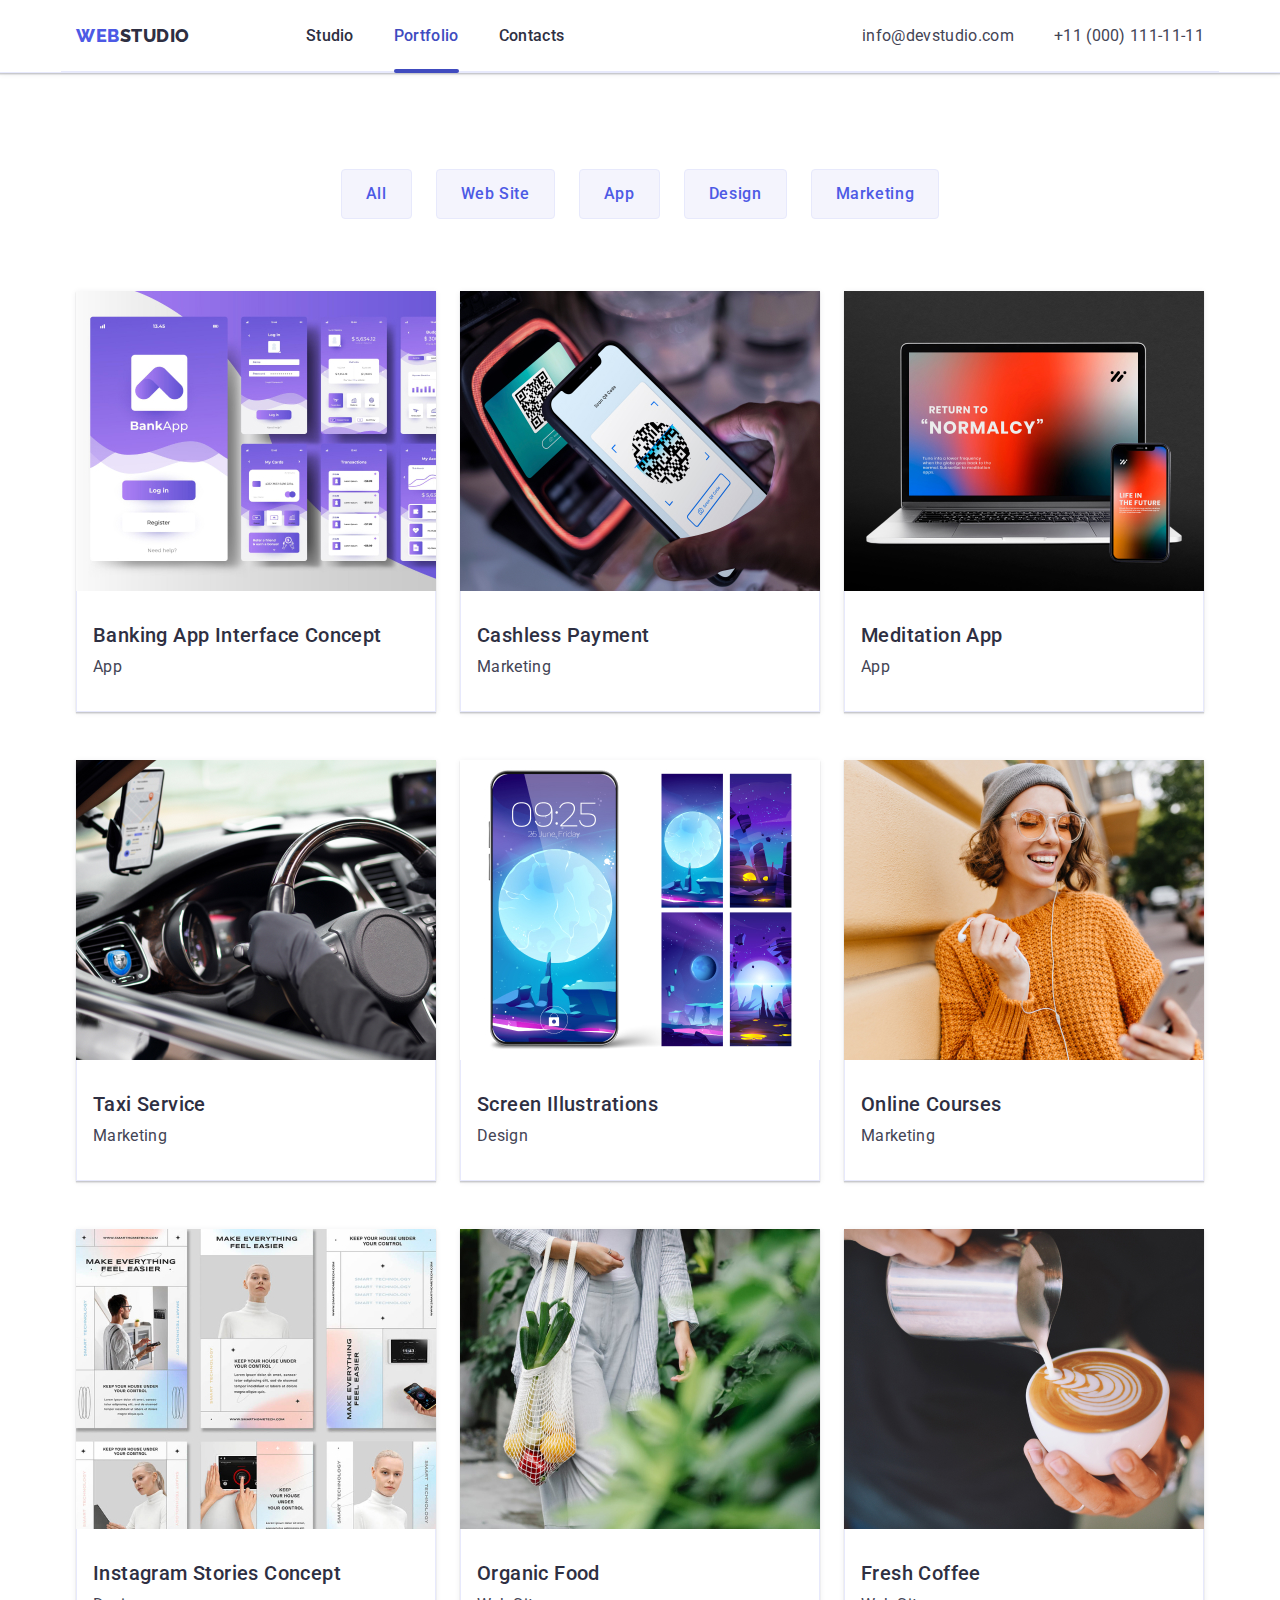
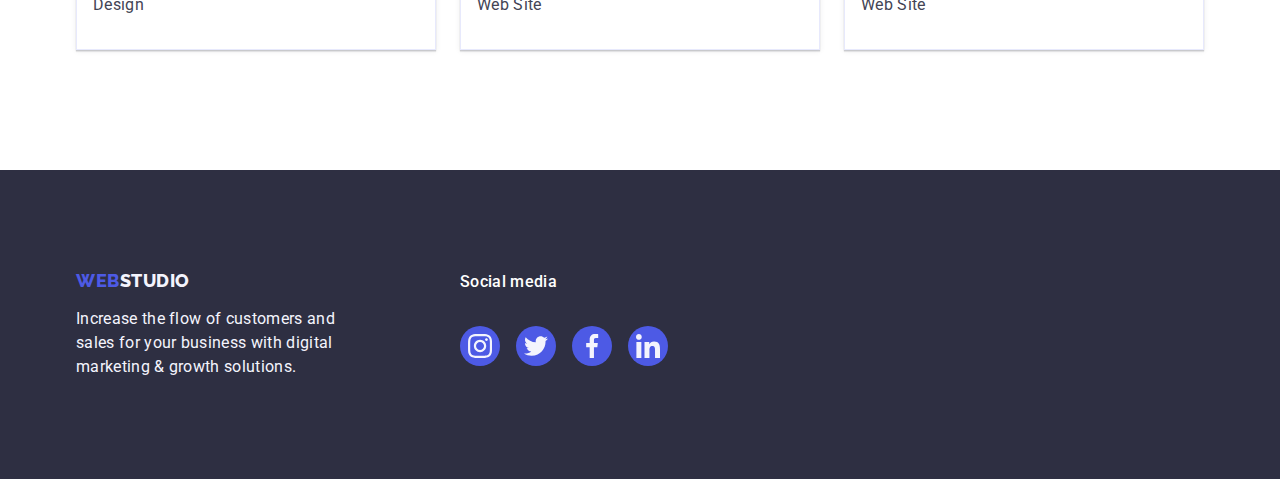
<file: portfolio.html>
<!DOCTYPE html>
<html lang="en">
<head>
    <meta charset="UTF-8">
    <meta name="viewport" content="width=device-width, initial-scale=1.0">
    <title>Web Studio</title>
       <!-- Fonts -->
    <link rel="preconnect" href="https://fonts.googleapis.com">
    <link rel="preconnect" href="https://fonts.gstatic.com" crossorigin>
    <link href="https://fonts.googleapis.com/css2?family=Raleway:wght@800&family=Roboto:wght@400;500;700;900&display=swap" rel="stylesheet">
    
    <!-- Normalize -->
    <link
      rel="stylesheet"
      href="https://cdn.jsdelivr.net/npm/modern-normalize@2.0.0/modern-normalize.min.css"
    />
    <!-- Custom styles -->
    <link rel="stylesheet" href="./css/styles.css">
    
</head>
<body>
    <!--HEADER-->
<header class="header">
      <div class="header-container container">
         <nav class="header-nav list">
                <a class="header-logo link" href="./index.html"
                >Web<span class="header-span">Studio</span></a>
           
                  <ul class="header-menu-list list">
                    <li class="header-list">
                        <a class="header-list-link link" href="./index.html">Studio</a>
                    </li>
                      <li class="header-list">
                        <a class="header-list-link current link" href="./portfolio.html">Portfolio</a>
                    </li>
                    <li class="header-list">
                        <a class="header-list-link link" href="">Contacts</a>
                    </li>
                  </ul>
                
            </nav>
        <address class="header-address">
            <ul class="header-address-menu list">
                <li class="header-address-list" >
                    <a class="contact link" href="mailto:info@devstudio.com">info@devstudio.com</a>
                </li>
                <li class="header-address-list">
                    <a class="contact link" href="tel:+110001111111">+11 (000) 111-11-11</a>
                </li>
            </ul>
        </address>
        </div>
    </header>

    <!--MAIN-->
 <main>
        <section class="portfolio-section">
            <div class="container">
            <h1 class="visually-hidden">Navigation</h1>
            <ul class="portfolio-button-list list">
                <li>
                    <button class="navigation-button link" type="button">All</button>
                </li>
                <li>
                    <button class="navigation-button link" type="button">Web Site</button>
                </li>
                <li>
                    <button class="navigation-button link" type="button">App</button>
                </li>
                <li>
                    <button class="navigation-button link" type="button">Design</button>
                </li>
                <li>
                    <button class="navigation-button link" type="button">Marketing</button>
                </li>
            </ul>
        

            <ul class="portfolio-socials-ul list">
                <li class="portfolio-list">        
                    <a class="portfolio-list-link link" href="">
                    <div class="portfolio-list-box">
                        <img src="./images/portfolioimg1.jpg" alt="Banking App Interface Concept" width="360" />
                        
                        <p class="overlay-text overlay">
                        14 Stylish and User-Friendly App Design Concepts · Task
                        Manager App · Calorie Tracker App · Exotic Fruit Ecommerce
                        App · Cloud Storage App
                    </p>
                    </div>
                        <div class="portfolio-list-item">
                            <h2 class="portfolio-title">Banking App Interface Concept</h2>              
                            <p class="potfolio-text">App</p>
                        </div>
                    </a>
                </li>
                <li class="portfolio-list">
                    <a class="portfolio-list-link link" href="">
                         <div class="portfolio-list-box">
                        <img src="./images/portfolioimg2.jpg" alt="Cashless Payment" width="360" />
                    <p class="overlay-text overlay">
                        14 Stylish and User-Friendly App Design Concepts · Task
                        Manager App · Calorie Tracker App · Exotic Fruit Ecommerce
                        App · Cloud Storage App
                    </p>
                        </div>
                    <div class="portfolio-list-item">    
                            <h2 class="portfolio-title">Cashless Payment</h2>
                            <p class="potfolio-text">Marketing</p>
                    </div>   
                    </a>
                </li>
                <li class="portfolio-list">
                    <a class="portfolio-list-link link" href="">
                        <div class="portfolio-list-box">
                        <img src="./images/portfolioimg3.jpg" alt="Meditation App" width="360" />
                             <p class="overlay-text overlay">
                        14 Stylish and User-Friendly App Design Concepts · Task
                        Manager App · Calorie Tracker App · Exotic Fruit Ecommerce
                        App · Cloud Storage App
                            </p>
                        </div>
                    <div class="portfolio-list-item">
                            <h2 class="portfolio-title">Meditation App</h2>
                            <p class="potfolio-text">App</p>
                    </div>   
                    </a>
                </li>
                <li class="portfolio-list">
                    <a class="portfolio-list-link link" href="">
                        <div class="portfolio-list-box">
                        <img src="./images/portfolioimg4.jpg" alt="Taxi Service" width="360" />
                        <p class="overlay-text overlay">
                        14 Stylish and User-Friendly App Design Concepts · Task
                        Manager App · Calorie Tracker App · Exotic Fruit Ecommerce
                        App · Cloud Storage App
                            </p>
                        </div>
                    <div class="portfolio-list-item">   
                            <h2 class="portfolio-title">Taxi Service</h2>
                            <p class="potfolio-text">Marketing</p>
                    </div>    
                    </a>
                </li>
                <li class="portfolio-list">
                    <a class="portfolio-list-link link" href="">
                        <div class="portfolio-list-box">
                        <img src="./images/portfolioimg5.jpg" alt="Screen Illustrations" width="360" />
                        <p class="overlay-text overlay">
                        14 Stylish and User-Friendly App Design Concepts · Task
                        Manager App · Calorie Tracker App · Exotic Fruit Ecommerce
                        App · Cloud Storage App
                            </p>
                        </div>
                    <div class="portfolio-list-item">    
                            <h2 class="portfolio-title">Screen Illustrations</h2>
                            <p class="potfolio-text">Design</p>
                    </div>  
                    </a>
                </li>
                <li class="portfolio-list">
                    <a class="portfolio-list-link link" href="">
                        <div class="portfolio-list-box">
                        <img src="./images/portfolioimg6.jpg" alt="Online Courses" width="360" />
                            <p class="overlay-text overlay">
                        14 Stylish and User-Friendly App Design Concepts · Task
                        Manager App · Calorie Tracker App · Exotic Fruit Ecommerce
                        App · Cloud Storage App
                            </p>
                        </div>
                    <div class="portfolio-list-item">  
                            <h2 class="portfolio-title">Online Courses</h2>
                            <p class="potfolio-text">Marketing</p>
                    </div>      
                    </a>
                </li>
                <li class="portfolio-list">
                    <a class="portfolio-list-link link" href="">
                        <div class="portfolio-list-box">
                        <img src="./images/portfolioimg7.jpg" alt="Instagram Stories Concept" width="360" />
                        <p class="overlay-text overlay">
                        14 Stylish and User-Friendly App Design Concepts · Task
                        Manager App · Calorie Tracker App · Exotic Fruit Ecommerce
                        App · Cloud Storage App
                        </p>
                        </div>
                    <div class="portfolio-list-item">  
                            <h2 class="portfolio-title">Instagram Stories Concept</h2>
                            <p class="potfolio-text">Design</p>
                    </div>    
                    </a>
                </li>
                <li class="portfolio-list">
                    <a class="portfolio-list-link link" href="">
                        <div class="portfolio-list-box">
                        <img src="./images/portfolioimg8.jpg" alt="Organic Food" width="360" />
                        <p class="overlay-text overlay">
                        14 Stylish and User-Friendly App Design Concepts · Task
                        Manager App · Calorie Tracker App · Exotic Fruit Ecommerce
                        App · Cloud Storage App
                        </p>
                        </div>
                    <div class="portfolio-list-item">   
                            <h2 class="portfolio-title">Organic Food</h2>
                            <p class="potfolio-text">Web Site</p>
                    </div> 
                    </a>
                </li>
                <li class="portfolio-list">
                    <a class="portfolio-list-link link" href="">
                        <div class="portfolio-list-box">
                        <img src="./images/portfolioimg9.jpg" alt="Fresh Coffee" width="360" />
                        <p class="overlay-text overlay">
                        14 Stylish and User-Friendly App Design Concepts · Task
                        Manager App · Calorie Tracker App · Exotic Fruit Ecommerce
                        App · Cloud Storage App
                        </p>
                        </div>
                    <div class="portfolio-list-item">  
                            <h2 class="portfolio-title">Fresh Coffee</h2>
                            <p class="potfolio-text">Web Site</p>
                    </div>    
                    </a>
                </li>
            </ul>
        </div>
       </section>
</main>
    
        <!-- Footer-->
<footer class="footer">
    <div class="footer-text-container container">
        <div class="footer-container-logo">
           <a class="footer-logo link" href="./index.html">Web<span class="footer-span">Studio</span></a>
        
           <p class="footer-text">Increase the flow of customers and sales for your business with digital marketing & growth solutions.</p>
        </div>
    
        <div class="footer-container-social-media">
          <p class="footer-subtitle">Social media</p>
          
          <ul class="footer-social-links-container list">
            <li class="social-links-items-container">
              <a href="" class="footer-social-links link">
                <svg class="social-icons" width="24" height="24">
                  <use href="./images/icons.svg#icon-instagram"></use>
                </svg>
              </a>
            </li>
            <li class="social-links-items-container">
              <a href="" class="footer-social-links link">
                <svg class="social-icons" width="24" height="24">
                  <use href="./images/icons.svg#icon-twitter"></use>
                </svg>
              </a>
            </li>
            <li class="social-links-items-container">
              <a href="" class="footer-social-links link">
                <svg class="social-icons" width="24" height="24">
                  <use href="./images/icons.svg#icon-facebook"></use>
                </svg>
              </a>
            </li>
            <li class="social-links-items-container">
              <a href="" class="footer-social-links link">
                <svg class="social-icons" width="24" height="24">
                  <use href="./images/icons.svg#icon-linkedin"></use>
                </svg>
              </a>
            </li>
          </ul>
        </div> 
    </div>   
</footer>

        
    
    
</body>
</html>
</file>
<file: css/styles.css>
:root {
    --background-color: #FFF;
    --IRIS: #4D5AE5;
    --NAVY-BLUE: #2E2F42;
    --CLOUD: #F4F4FD;
    --SLATE: #434455;
    --OCEAN: #404BBF;

    /* Timing */
    --duration: 250ms;
    --timing-function: cubic-bezier(0.4, 0, 0.2, 1);
}


body{
    font-family:'Roboto', sans-serif;
    color: var(--SLATE) ;
   background-color: #FFFFFF;
}

.main {
    flex-grow: 1;
}



a:hover,
a:focus{
    color: #4D5AE5;
}

.li a:hover{
    color: #404BBF;
}

.list{
    list-style: none;
}

.container{
width: 1158px;
    margin-left: auto;
    margin-right: auto;
  padding: 0 15px;
}
.link {
    text-decoration: none;
}
.header-list-link:hover {
    color: #404bbf;
}

.header-list-link:focus {
    color: #404bbf;
}
/* HW3 */

.section {
    padding-top: 94px;
    padding-bottom: 94px;
}

ul,
ol {
    list-style: none;
    margin: 0;
    padding: 0;
}

h1,
h2,
h3,
h4,
h5,
h6,
p {
    margin: 0;
}

a {
    text-decoration: none;
    color: currentColor;
}

img {
    display: block;
    max-width: 100%;
    height: auto;
}
/* Reset end */

.visually-hidden {
    position: absolute;
    width: 1px;
    height: 1px;
    margin: -1px;
    border: 0;
    padding: 0;
    white-space: nowrap;
    clip-path: inset(100%);
    clip: rect(0 0 0 0);
    overflow: hidden;
}

*::before,
*::after {
    box-sizing: border-box;
}

/* HEADER*/

.header {
border-bottom: 1px solid #e7e9fc;
box-shadow: 0px 2px 1px rgba(46, 47, 66, 0.08),
    0px 1px 1px rgba(46, 47, 66, 0.16),
    0px 1px 6px rgba(46, 47, 66, 0.08);
}
.header-container {
border-bottom: 1px solid var(--CORNFLOWER, #E7E9FC);
    height: 72px;
    justify-content: center;
    align-items: center;
    flex-shrink: 0;
    margin: 0 auto;
    padding-left: 15px;
    padding-right: 15px;
    display: flex;
    justify-content: space-between;
}

.header-nav {
display: flex;
justify-content: space-between;
align-items: center;
gap: 40px;
box-sizing: border-box;
}

.header-logo {
    font-family: "Raleway", sans-serif;
        font-weight: 800;
        font-size: 18px;
        line-height: 1.17;
        letter-spacing: 0.03em;
        text-transform: uppercase;
        color: #4D5AE5;
padding: 24px 0;
margin-right: 76px;
transition: color 250ms cubic-bezier(0.4, 0, 0.2, 1);
}
.header-span{
    color: var(--NAVY-BLUE);
       
}

.header-menu-list {
    color: var(--NAVY-BLUE);
    font-weight: 500;
     font-size: 16px;
    line-height: 1.5;
    letter-spacing: 0.02em;
display: flex;
gap: 40px;

}

.header-list {}


.header-list-link {
    color: var(--NAVY-BLUE);
    font-size: 16px; 
    font-weight: 500;
    line-height: 1.5;
    letter-spacing: 0.02em;
    text-decoration: none;
    display: block;
padding-top: 24px;
padding-bottom: 24px;
transition: color 250ms cubic-bezier(0.4, 0, 0.2, 1);
}
.header-list-link:hover
.header-list-link:focus {
    color: #404bbf;
}

.header-address {
    color: var(--SLATE);
    font-size: 16px;
    font-weight: 400;
    line-height: 1.5;
    letter-spacing: 0.02em;
    font-style: normal;
    display: flex;
   
}

.header-address-menu {
display: flex;
gap: 40px;
}

.header-address-list{
display: inline-flex;

}

.list {
     list-style: none;
     margin: 0;
     padding: 0;
}

.contact{
    font-weight: 400;
    font-size: 16px;
    line-height: 1.5;
    letter-spacing: 0.02em;
    text-decoration: none;
    color: var(--SLATE);
    padding: 24px 0;
    display: block;
    transition: color 250ms cubic-bezier(0.4, 0, 0.2, 1);
   
}
.contact:hover,
.contact:focus {
    color: #404bbf;
    cursor: pointer;
}

.current {
    position: relative;
    color: #404BBF;
}

.current::after {
    content: "";
    position: absolute;
    left: 0;
    bottom: -1px;
    width: 100%;
    height: 4px;
    border-radius: 2px;
    background-color: #404BBF;
}

/*--HERO SECTION--*/
.hero {
    background-color: var(--NAVY-BLUE);
    padding-top: 188px;
    padding-bottom: 188px;
    display: flex;
    background-image: linear-gradient(
    rgba(46, 47, 66, 0.7),
    rgba(46, 47, 66, 0.7)), 
    url(../images/peopleoffice.jpg);
background-repeat: no-repeat;
background-position: center;
background-size: cover;
max-width: 1440px;
margin: 0 auto;
}


.hero-title {
    font-size: 56px;
    line-height: 1.07;
    text-align: center;
    letter-spacing: 0.02em;
    color: #ffffff;
    font-weight: 700;
    max-width: 496px;
margin: 0 auto;
margin-bottom: 48px;
}

.hero-button {
    background-color: var(--IRIS);
    font-family: 'Roboto', sans-serif;
    font-weight: 500;
    font-size: 16px;
     line-height: 1.5;
    letter-spacing: 0.04em;
    color: #ffffff;
    cursor: pointer;

    display: block;
    margin: 0 auto;
    min-width: 169px;
    height: 56px;
    border: none;
    border-radius: 4px;
    transition: background-color 250ms cubic-bezier(0.4, 0, 0.2, 1);
}

.hero-button:hover,
.hero-button:focus{
background-color: #404BBF;
}

.hero-main-container{

}


/*< !-- Section 2-->*/

.benefits {
    padding: 120px 0;
padding-bottom: 120px; 
}

.benefits-list-item-icons {
    width: 264px;
    height: 112px;
    margin-bottom: 8px;
    background-color: var(--CLOUD);
    display: flex;
    justify-content: center;
    align-items: center;
    border-radius: 4px;
}

.benefits-icons {}


.benefits-socials {
  justify-content: center;
    margin: 0 auto;
    display: flex;
    gap: 24px;

}

.benefits-list {

width: calc((100% - 72px) / 4);
}
.benefits-container{

}
.benefits-title {
    font-weight: 500;
    font-size: 20px;
    line-height: 1.2;
    letter-spacing: 0.02em;
    color: var(--NAVY-BLUE);
    margin-bottom: 8px;

}

.benefits-text {
    font-size: 16px;
    line-height: 1.5;
    letter-spacing: 0.02em;
    width: 264px;
    color: var(--SLATE);
}

/*< !-- Section 3-->*/

.intent {
    padding-bottom: 120px;
   
}

.intent-container{
}
.intent-title {
    font-size: 36px;
    line-height: 1.11;
    text-align: center;
    letter-spacing: 0.02em;
    text-transform: capitalize;
    color: var(--NAVY-BLUE);
    margin-bottom: 72px;
}

.intent-socials {
    display: flex;
    gap: 24px;
}

.intent-list {
    width: calc((100% - 48px) / 3);
}

/*< !-- Section 4-->*/
.team {

background-color: #F4F4FD;
padding: 120px 0;
}

.team-container {
    background-color: var(--CLOUD);
}

.team-title {
    font-size: 36px;
    line-height: 1.11;
    letter-spacing: 0.02em;
    color: var(--NAVY-BLUE);
    margin-bottom: 72px;
    text-align: center;
    text-transform: capitalize;
}
.team-social{
display: flex;
gap: 24px;
}

.team-list {
    background-color: #FFF;
    width: calc((100% - 72px) / 4);
    border-radius: 0px 0px 4px 4px;
    box-shadow: 0px 1px 6px rgba(46, 47, 66, 0.08),
        0px 1px 1px rgba(46, 47, 66, 0.16),
        0px 2px 1px rgba(46, 47, 66, 0.08);
}
.team-card-container{

}

.team-name-container{
    padding-top: 32px;
    padding-bottom: 32px;
    display: flex;
    flex-direction: column;
    gap: 8px;
}


.team-title-name{
text-align: center;
margin-bottom: 8px;

}

.team-text {
    font-size: 16px;
    line-height: 1.5;
    letter-spacing: 0.02em;
    color: var(--SLATE);
    text-align: center;
}

.team-list-icons{
    display: flex;
    justify-content: center;
    gap: 24px;
   
}

.team-icons{
width: 40px;
height: 40px;

}
.team-icons-link{
    display: flex;
    border-radius: 50%;
    justify-content: center;
    align-items: center;
    background-color: #4D5AE5;
    width: 100%;
    height: 100%;
    transition:background-color 250ms cubic-bezier(0.4, 0, 0.2, 1);
}

.team-icons-link:hover,
.team-icons-link:focus{
 background-color: #404BBF;
}

.svg-team{
    fill: var(--CLOUD);
}

/* Section 5 */

.customers-section {
    padding-bottom: 120px;
    padding-top: 120px;
}

.customers-title {
    color: var(--NAVY-BLUE);
    text-align: center;
    font-size: 36px;
    font-weight: 700;
    line-height: 1.11;
    letter-spacing: 0.02em;
    text-transform: capitalize;
    margin-bottom: 72px;
}

.customers-list {
    display: flex;
    justify-content: center;
    gap: 24px;
}

.customers-list-item {
    width: 168px;
    height: 88px;
}

.customers-links {
    border: 1px solid #8e8f99;
    border-radius: 4px;
    width: 100%;
    height: 100%;
    display: flex;
    justify-content: center;
    align-items: center;
    transition: border-color var(--duration) var(--timing-function),
        color var(--duration) var(--timing-function);
    color: #8e8f99;
}

.customers-icons {
    fill: currentColor;
    transition-duration: 250ms;
    transition-timing-function: cubic-bezier(0.4, 0, 0.2, 1);
}

.customers-links:hover,
.customers-links:focus {
    border-color: var(--OCEAN);
    color: var(--OCEAN);
}

.customers-icons:hover,
.customers-icons:focus {
    fill: var(--OCEAN);
}

/*< !-- Footer-->*/

.footer {
background-color: var(--NAVY-BLUE) ;
padding: 100px 0;
}

.footer-text-container{
display: flex;
align-items: baseline;
}

.footer-container-logo {
    margin-right: 120px;
}

.footer-logo {
    display: inline-block;
    margin-bottom: 16px;
    font-family: "Raleway", sans-serif;
    font-size: 18px;
    font-weight: 800;
    line-height: 1.17;
    letter-spacing: 0.03em;
    text-transform: uppercase;
        
    color: var(--IRIS);
    text-decoration: none;
}

.footer-text {
    line-height: 1.5;
    color: var(--CLOUD) ;
    letter-spacing: 0.02em;
    width: 264px;
}
.footer-span {
    color: var(--CLOUD);
}

.footer-container-social-media {
    display: flex;
    flex-direction: column;
    justify-content: center;
    gap: 16px;
}

.footer-subtitle{
font-weight: 500;
font-size: 16px;
line-height: 1.5;
letter-spacing: 0.02em;
color: var(--background-color);
margin-bottom: 16px;
}

.footer-social-links-container{
    display: flex;
    gap: 16px;
}

.social-links-items-container{
width: 40px;
height: 40px;
}

.footer-social-links {
    border-radius: 50%;
    background-color: var(--IRIS);
    display: flex;
    justify-content: center;
    align-items: center;
    width: 100%;
    height: 100%;
    transition: background-color 250ms cubic-bezier(0.4, 0, 0.2, 1);
}

.footer-social-links:hover,
.footer-social-links:focus {
    background-color: #31d0aa;
}

.social-icons{
    fill: var(--CLOUD);
    transition-duration: 250ms;
    transition-timing-function: cubic-bezier(0.4, 0, 0.2, 1);
}

/* PORTFOLIO*/

.portfolio-section{
    padding-top: 96px;
    padding-bottom: 120px;
}

.portfolio-button-list{
    display: flex;
    gap: 24px;
    margin-bottom: 72px;
    justify-content: center;
}

.social {}

.list {}

.navigation-button {
    font-family: "Roboto",sans-serif;
    font-weight: 500;
    font-size: 16px;
    line-height: 1.5;
    letter-spacing: 0.04em;
    color: var(--IRIS);
    background-color: var(--CLOUD);
    cursor: pointer;
    display: block;
    margin: 0 auto;
    padding: 12px 24px;
    border: 1px solid #e7e9fc;
    border-radius: 4px;
    transition: color 250ms cubic-bezier(0.4, 0, 0.2, 1),
        background-color 250ms cubic-bezier(0.4, 0, 0.2, 1),
        border-color 250ms cubic-bezier(0.4, 0, 0.2, 1),
        box-shadow 250ms cubic-bezier(0.4, 0, 0.2, 1);
}

.navigation-button:hover,
.navigation-button:focus{
    background-color: #404BBF;
    color: var(--background-color);
    border: 1px solid transparent;
    text-align: center;  
box-shadow: 
        0px 3px 1px rgba(0, 0, 0, 0.1),
        0px 2px 1px rgba(0, 0, 0, 0.08),
        0px 2px 2px rgba(0, 0, 0, 0.12);
}

.portfolio-socials-ul {
    display: flex;
    flex-wrap: wrap;
    column-gap: 24px;
    row-gap: 48px;

}

.portfolio-list {
    width: calc((100% - 48px) / 3);
    background: var(--background-color);
}
    
.portfolio-list:hover,
.portfolio-list:focus {
box-shadow: 
0px 1px 6px rgba(46, 47, 66, 0.08),
0px 1px 1px rgba(46, 47, 66, 0.16),
0px 2px 1px rgba(46, 47, 66, 0.08);

}


.portfolio-list-item{
padding: 32px 16px;
border: 1px solid #e7e9fc;
border-top: none;
}

.portfolio-list-link{
display: block;
transition: box-shadow 250ms cubic-bezier(0.4, 0, 0.2, 1);
box-shadow:
    0px 1px 6px rgba(46, 47, 66, 0.08),
    0px 1px 1px rgba(46, 47, 66, 0.16),
    0px 2px 1px rgba(46, 47, 66, 0.08);
    transform: translatey(0%)
}


.portfolio-title {
    font-weight: 500;
    font-size: 20px;
    line-height: 1.2;
letter-spacing: 0.02em;
color: var(--NAVY-BLUE);
margin-bottom: 8px;
}

.potfolio-text{
line-height: 1.5;
letter-spacing: 0.02em;
font-size: 16px;
font-weight: 400;
color: var(--SLATE);
}

.portfolio-list-box {
    position: relative;
    overflow: hidden;
}
.overlay {
    position: absolute;
    top: 0;
    left: 0;
    width: 100%;
    height: 100%;
    background-color: var(--IRIS);
    transform: translateY(100%);
    transition: transform var(--duration) var(--timing-function);
    color: var(--CLOUD);
    font-size: 16px;
    line-height: 1.5;
    letter-spacing: 0.02em;
    padding: 40px 32px;
}
.portfolio-list-link:hover .overlay,
.portfolio-list-link:focus .overlay {
    transform: translateY(0%);
    box-shadow:
        0px 1px 6px rgba(46, 47, 66, 0.08),
        0px 1px 1px rgba(46, 47, 66, 0.16),
        0px 2px 1px rgba(46, 47, 66, 0.08);
}

.portfolio-list-link:hover .overlay,
.portfolio-list-link:focus .overlay {
transform: translateY(0%);
}

.overlay-text {
    color: var(--CLOUD);
}
/* MODAL */
.backdrop{
    position: fixed;
    top: 0;
    left: 0;
    width: 100%;
    height: 100%;
    background: rgba(46, 47, 66, 0.4);
    display: flex;
    justify-content: center;
    align-items: center;
    padding: 20px 0;
    transition: opacity var(--duration) var(--timing-function),
    visibility var(--duration) var(--timing-function);
}


.modal {
    width: 408px;
    min-height: 584px;
    box-shadow: 0px 2px 1px 0px rgba(0, 0, 0, 0.2),
        0px 1px 3px 0px rgba(0, 0, 0, 0.12), 0px 1px 1px 0px rgba(0, 0, 0, 0.14);
    border-radius: 4px;
    background: #fcfcfc;
    position: absolute;
    top: 50%;
    left: 50%;
    transform: translate(-50%, -50%) scale(1);
    transition: transform var(--duration) var(--timing-function);
}

.modal-button {
    width: 24px;
        height: 24px;
        border: 1px solid rgba(0, 0, 0, 0.1);
        background-color: #e7e9fc;
        border-radius: 50%;
        cursor: pointer;
        fill: var(--NAVY-BLUE);
        display: flex;
        justify-content: center;
        align-items: center;
        position: absolute;
        top: 24px;
        right: 24px;
        padding: 0;
        transition: background-color 250ms 
        cubic-bezier(0.4, 0, 0.2, 1),
        border 250ms cubic-bezier(0.4, 0, 0.2, 1);
}

.modal-button-icon {
    fill: currentColor;
    transition: fill var(--duration) var(--timing-function);
}

.modal-button:hover,
.modal-button:focus {
    border: none;
    background-color: var(--OCEAN);
    color: var(--background-color);
}

.backdrop.is-hidden {
    opacity: 0;
    visibility: hidden;
    pointer-events: none;
}

.backdrop.is-hidden .modal {
    transform: scale(0);
}
</file>
